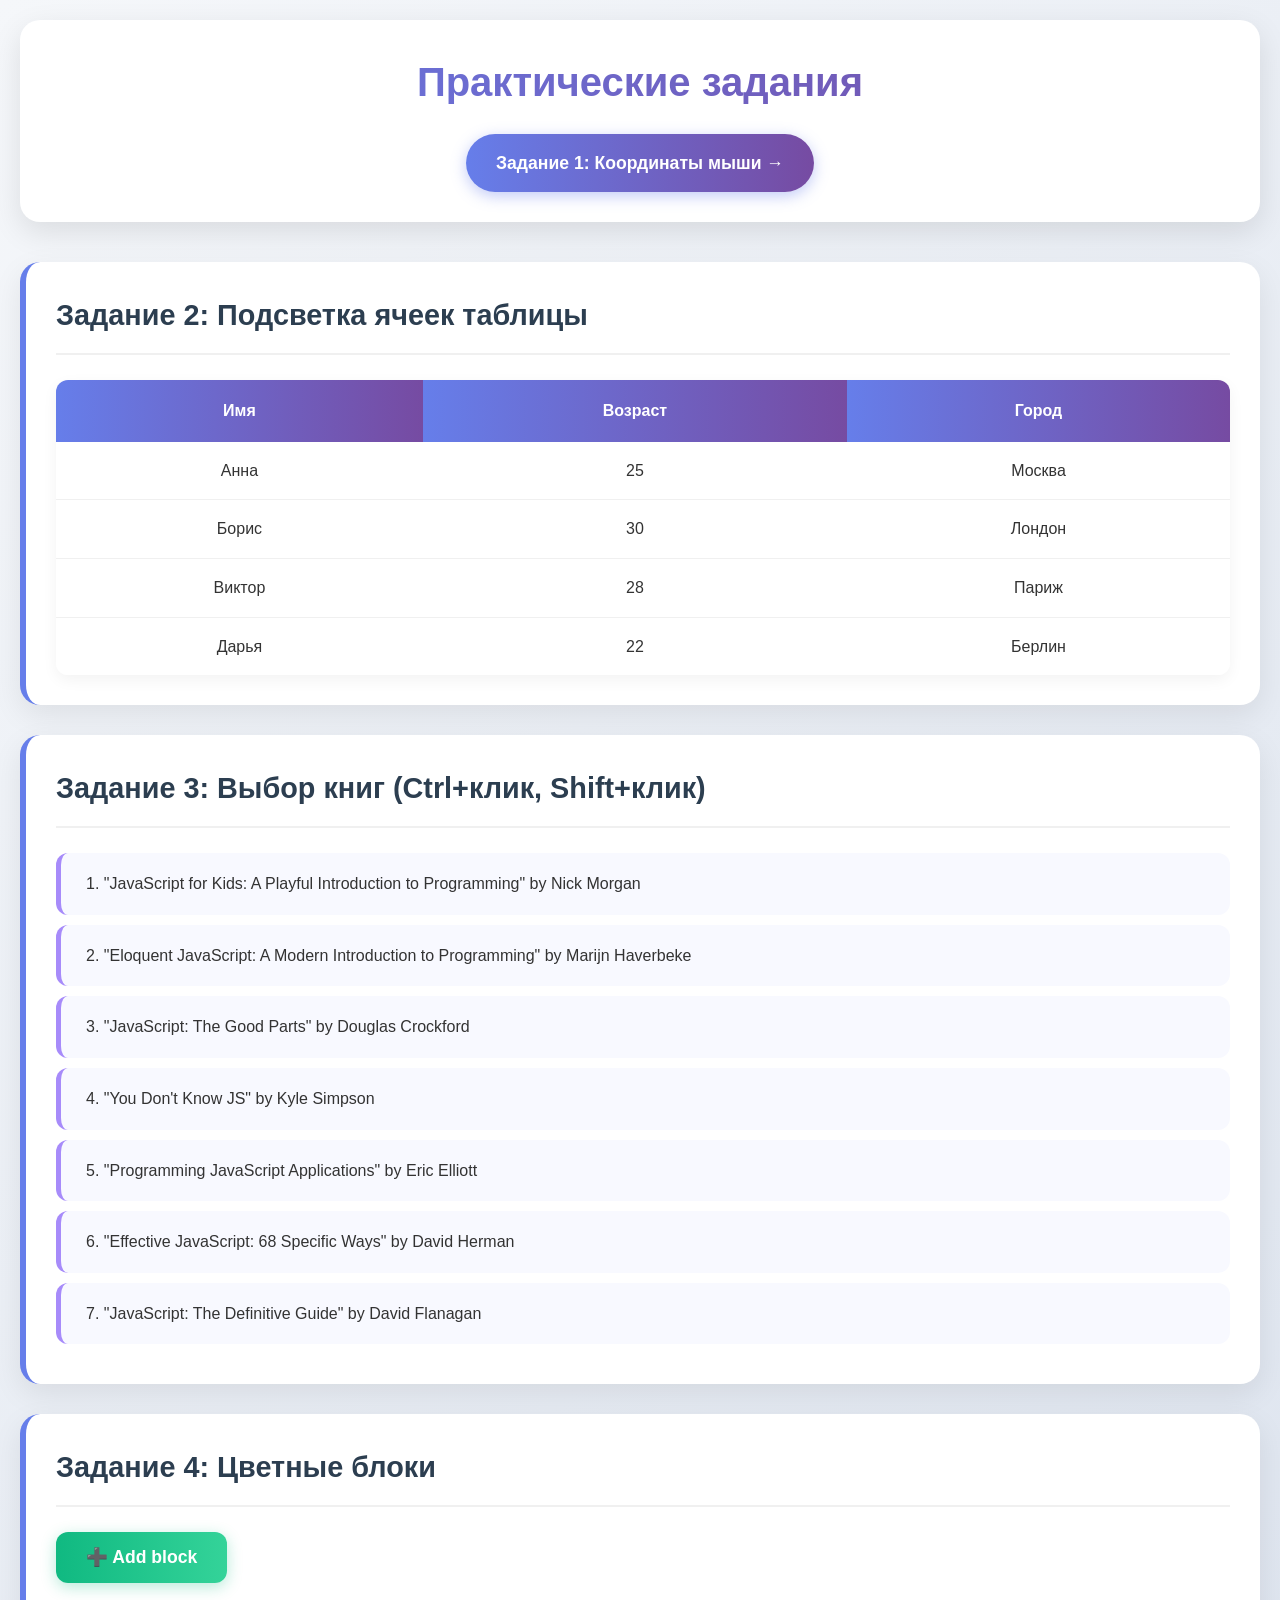
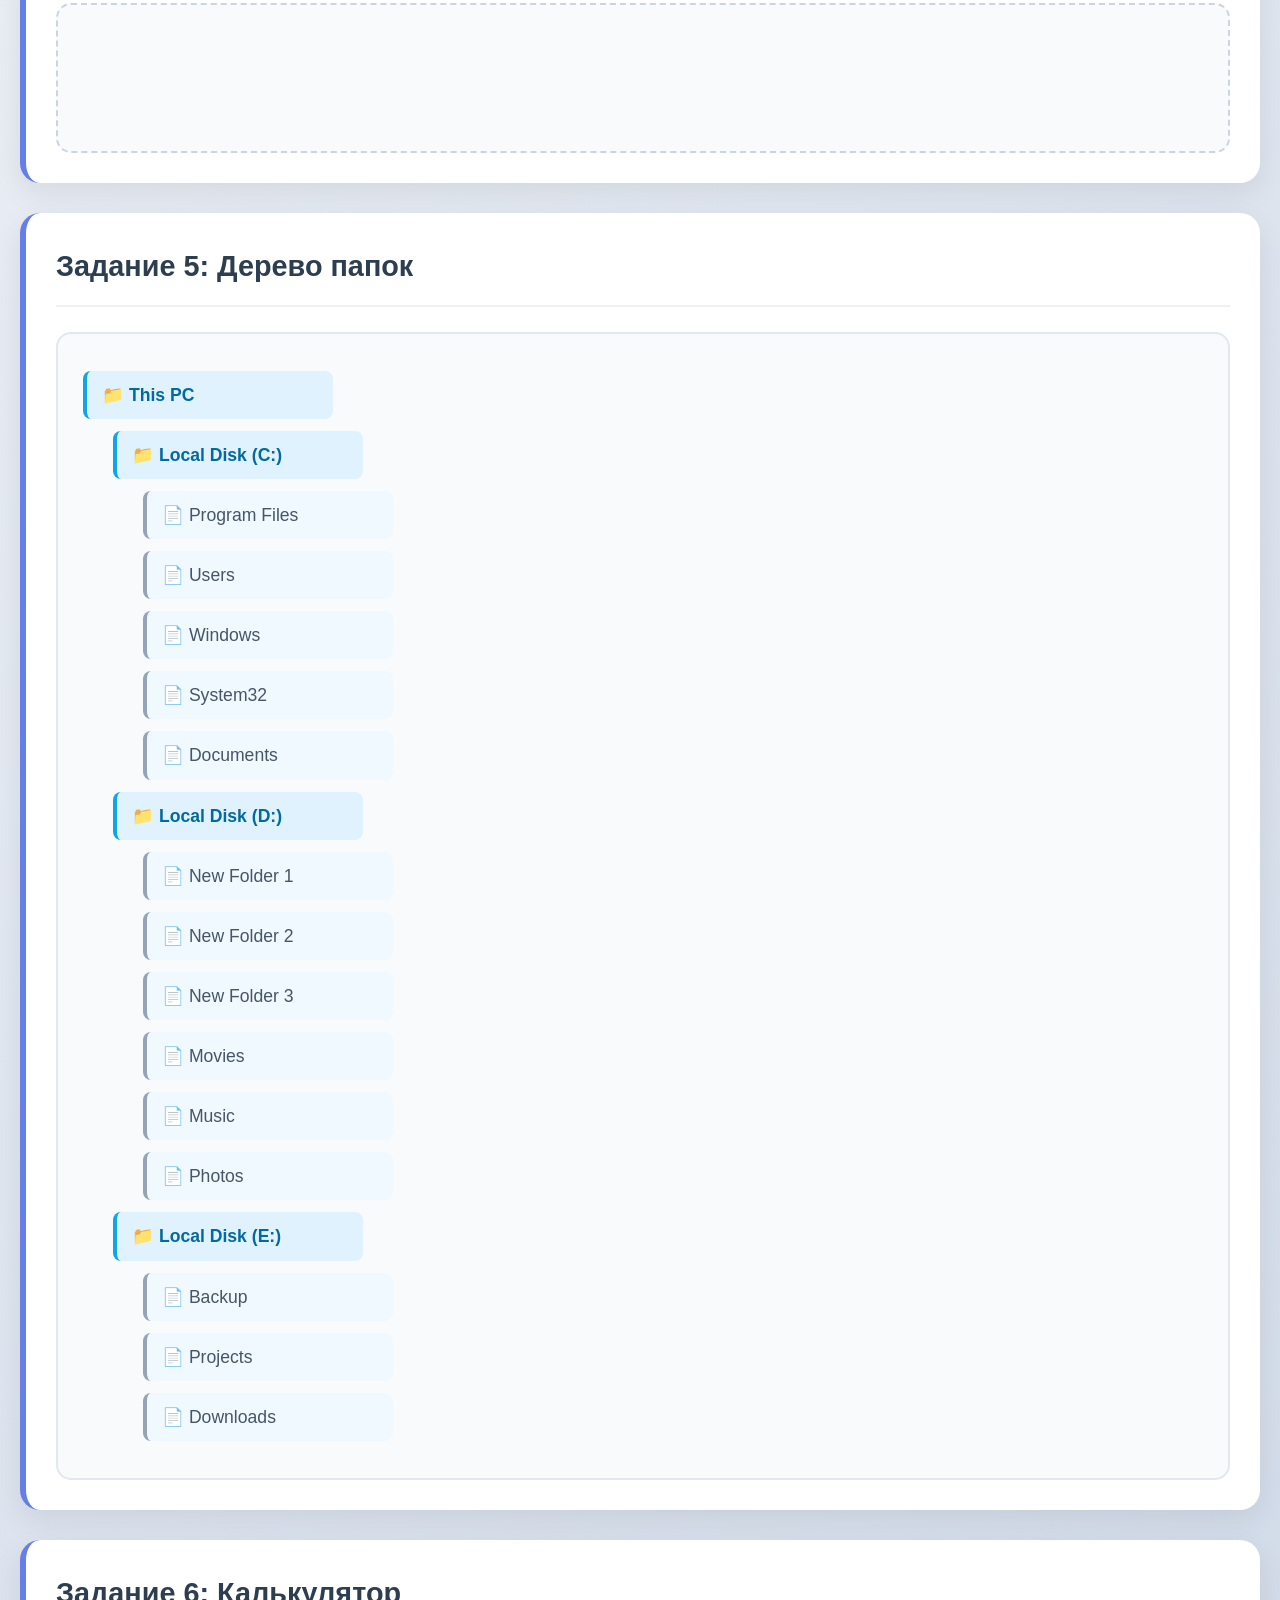
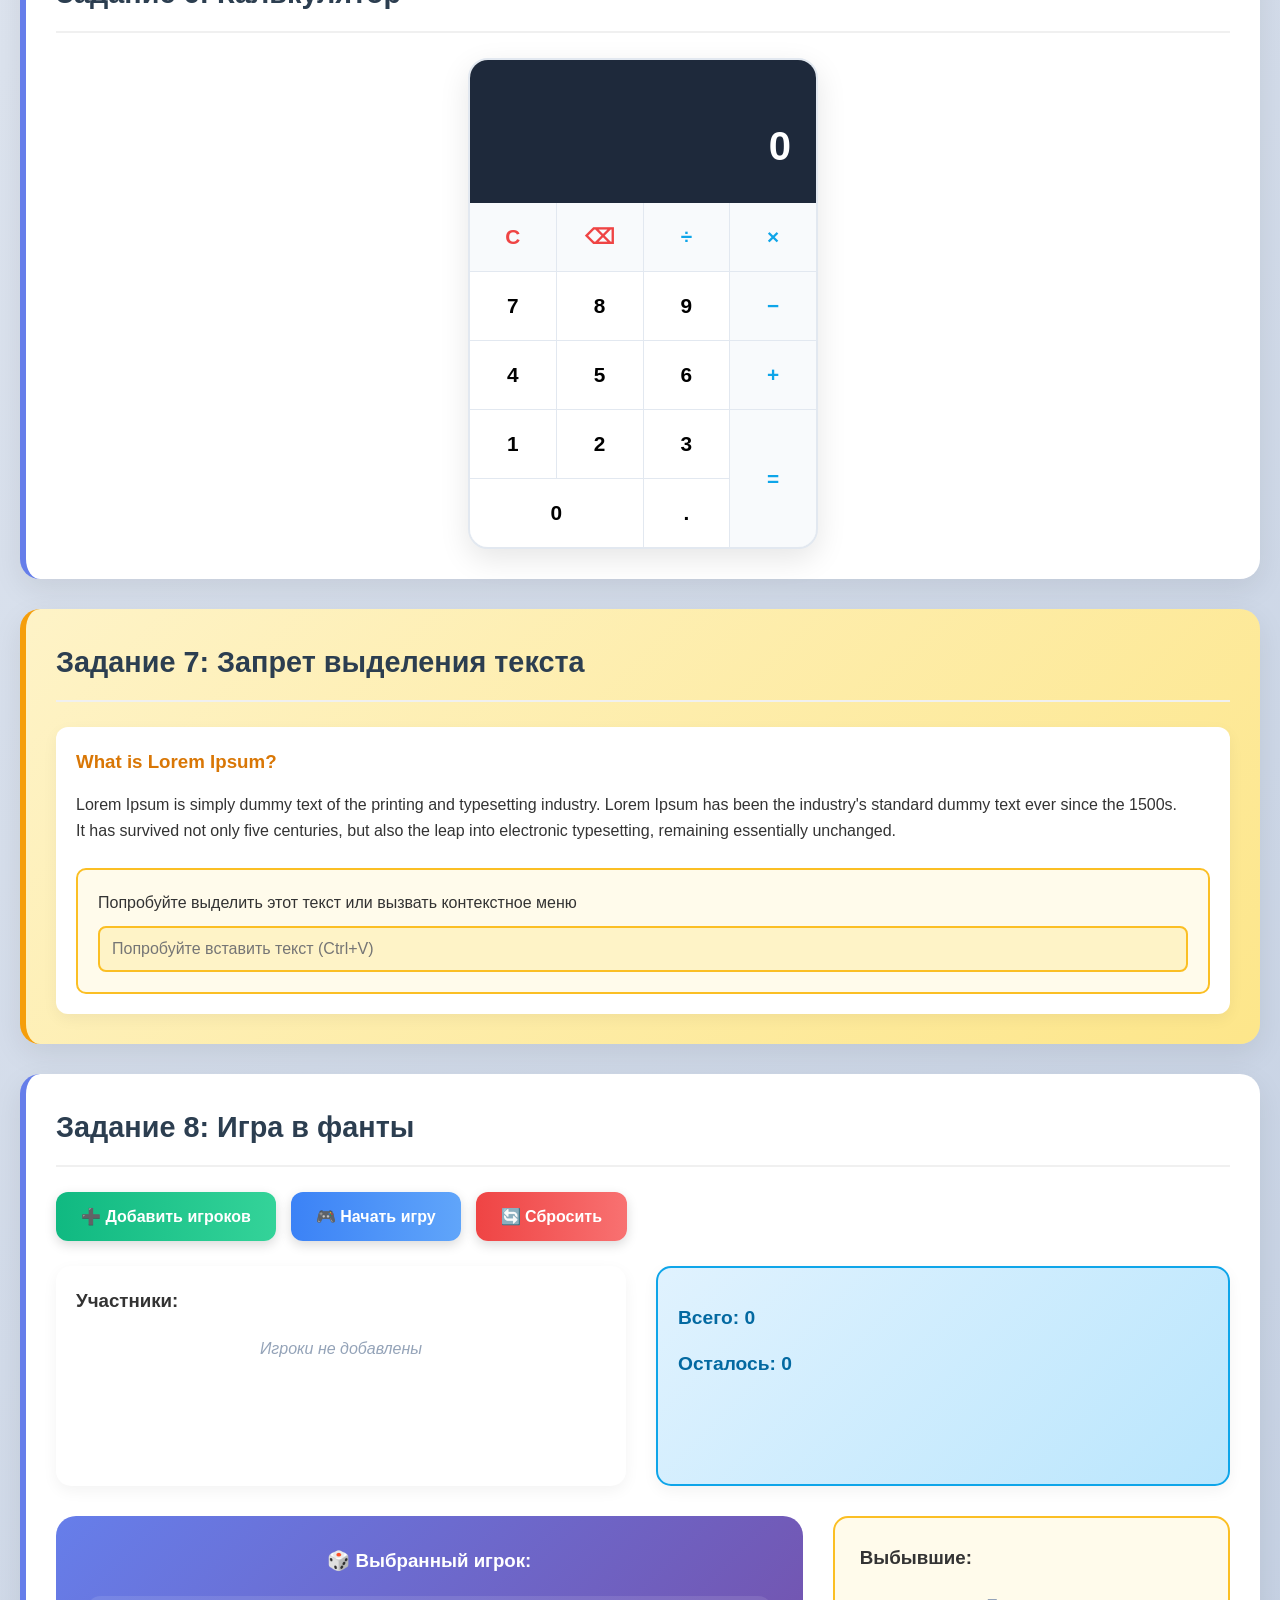
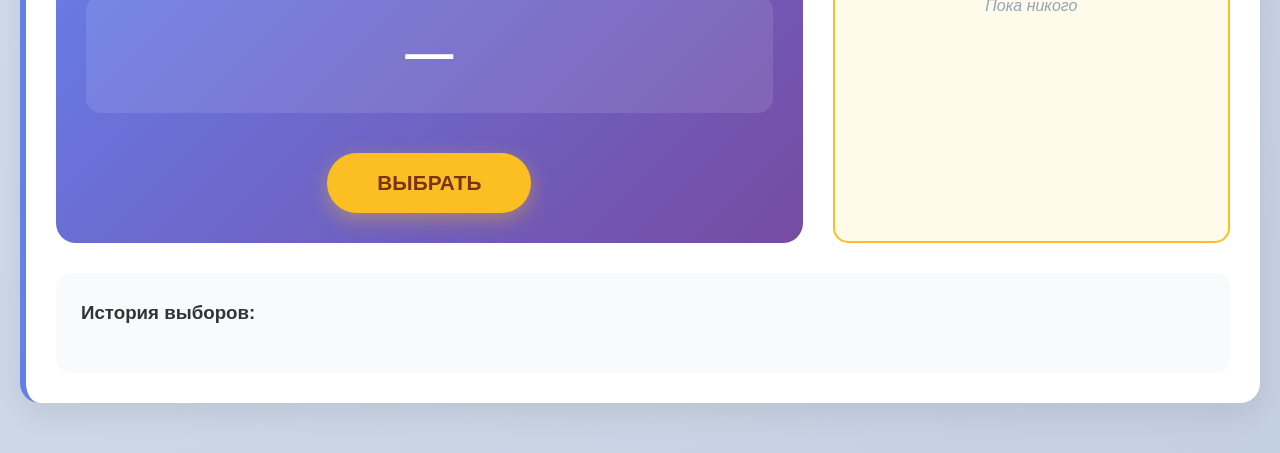
<file: index.html>
<!DOCTYPE html>
<html lang="ru">
<head>
    <meta charset="UTF-8">
    <meta name="viewport" content="width=device-width, initial-scale=1.0">
    <link rel="stylesheet" href="style.css">
    <title>Задания 2-8</title>
</head>
<body>
    <header>
        <h1>Практические задания</h1>
        <a href="mouse.html" class="main-btn">Задание 1: Координаты мыши →</a>
    </header>

    <main>
        <!-- Задание 2 -->
        <section class="task-card">
            <h2>Задание 2: Подсветка ячеек таблицы</h2>
            <table class="styled-table">
                <thead>
                    <tr><th>Имя</th><th>Возраст</th><th>Город</th></tr>
                </thead>
                <tbody>
                    <tr><td>Анна</td><td>25</td><td>Москва</td></tr>
                    <tr><td>Борис</td><td>30</td><td>Лондон</td></tr>
                    <tr><td>Виктор</td><td>28</td><td>Париж</td></tr>
                    <tr><td>Дарья</td><td>22</td><td>Берлин</td></tr>
                </tbody>
            </table>
        </section>

        <!-- Задание 3 -->
        <section class="task-card">
            <h2>Задание 3: Выбор книг (Ctrl+клик, Shift+клик)</h2>
            <ol class="book-list">
                <li>"JavaScript for Kids: A Playful Introduction to Programming" by Nick Morgan</li>
                <li>"Eloquent JavaScript: A Modern Introduction to Programming" by Marijn Haverbeke</li>
                <li>"JavaScript: The Good Parts" by Douglas Crockford</li>
                <li>"You Don't Know JS" by Kyle Simpson</li>
                <li>"Programming JavaScript Applications" by Eric Elliott</li>
                <li>"Effective JavaScript: 68 Specific Ways" by David Herman</li>
                <li>"JavaScript: The Definitive Guide" by David Flanagan</li>
            </ol>
        </section>

        <!-- Задание 4 -->
        <section class="task-card">
            <h2>Задание 4: Цветные блоки</h2>
            <button id="addBlockBtn" class="colorful-btn">➕ Add block</button>
            <div class="blocks-container"></div>
        </section>

        <!-- Задание 5 -->
        <section class="task-card">
            <h2>Задание 5: Дерево папок</h2>
            <div class="tree-container">
                <ul class="folder-tree">
                    <li>
                        <span class="folder">📁 This PC</span>
                        <ul>
                            <li>
                                <span class="folder">📁 Local Disk (C:)</span>
                                <ul>
                                    <li><span class="file">📄 Program Files</span></li>
                                    <li><span class="file">📄 Users</span></li>
                                    <li><span class="file">📄 Windows</span></li>
                                    <li><span class="file">📄 System32</span></li>
                                    <li><span class="file">📄 Documents</span></li>
                                </ul>
                            </li>
                            <li>
                                <span class="folder">📁 Local Disk (D:)</span>
                                <ul>
                                    <li><span class="file">📄 New Folder 1</span></li>
                                    <li><span class="file">📄 New Folder 2</span></li>
                                    <li><span class="file">📄 New Folder 3</span></li>
                                    <li><span class="file">📄 Movies</span></li>
                                    <li><span class="file">📄 Music</span></li>
                                    <li><span class="file">📄 Photos</span></li>
                                </ul>
                            </li>
                            <li>
                                <span class="folder">📁 Local Disk (E:)</span>
                                <ul>
                                    <li><span class="file">📄 Backup</span></li>
                                    <li><span class="file">📄 Projects</span></li>
                                    <li><span class="file">📄 Downloads</span></li>
                                </ul>
                            </li>
                        </ul>
                    </li>
                </ul>
            </div>
        </section>

        <!-- Задание 6 -->
        <section class="task-card">
            <h2>Задание 6: Калькулятор</h2>
            <div class="calculator">
                <div class="calc-display">
                    <div class="previous-operand"></div>
                    <div class="current-operand">0</div>
                </div>
                <div class="calc-buttons">
                    <button data-action="clear">C</button>
                    <button data-action="delete">⌫</button>
                    <button data-action="divide">÷</button>
                    <button data-action="multiply">×</button>
                    
                    <button data-number="7">7</button>
                    <button data-number="8">8</button>
                    <button data-number="9">9</button>
                    <button data-action="subtract">−</button>
                    
                    <button data-number="4">4</button>
                    <button data-number="5">5</button>
                    <button data-number="6">6</button>
                    <button data-action="add">+</button>
                    
                    <button data-number="1">1</button>
                    <button data-number="2">2</button>
                    <button data-number="3">3</button>
                    <button data-action="equals" class="equals-btn">=</button>
                    
                    <button data-number="0" class="zero-btn">0</button>
                    <button data-number=".">.</button>
                </div>
            </div>
        </section>

        <!-- Задание 7 -->
        <section class="task-card no-select-section">
            <h2>Задание 7: Запрет выделения текста</h2>
            <div class="protected-content">
                <h3>What is Lorem Ipsum?</h3>
                <p>Lorem Ipsum is simply dummy text of the printing and typesetting industry. Lorem Ipsum has been the industry's standard dummy text ever since the 1500s.</p>
                <p>It has survived not only five centuries, but also the leap into electronic typesetting, remaining essentially unchanged.</p>
                <div class="test-box">
                    <p>Попробуйте выделить этот текст или вызвать контекстное меню</p>
                    <input type="text" class="protected-input" placeholder="Попробуйте вставить текст (Ctrl+V)">
                </div>
            </div>
        </section>

        <!-- Задание 8 -->
        <section class="task-card">
            <h2>Задание 8: Игра в фанты</h2>
            <div class="game-controls">
                <button id="addPlayersBtn" class="game-btn green">➕ Добавить игроков</button>
                <button id="startGameBtn" class="game-btn blue">🎮 Начать игру</button>
                <button id="resetGameBtn" class="game-btn red">🔄 Сбросить</button>
            </div>
            
            <div class="game-info">
                <div class="players-box">
                    <h3>Участники:</h3>
                    <div id="playersList" class="players-list">
                        <p class="empty-msg">Игроки не добавлены</p>
                    </div>
                </div>
                <div class="stats-box">
                    <p>Всего: <span id="totalPlayers">0</span></p>
                    <p>Осталось: <span id="remainingPlayers">0</span></p>
                </div>
            </div>
            
            <div class="selection-area">
                <div class="selected-player-container">
                    <h3>🎲 Выбранный игрок:</h3>
                    <div id="selectedPlayer" class="selected-player">—</div>
                    <button id="choosePlayerBtn" class="choose-btn" disabled>ВЫБРАТЬ</button>
                </div>
                
                <div class="eliminated-box">
                    <h3>Выбывшие:</h3>
                    <div id="eliminatedPlayers" class="eliminated-list">
                        <p class="empty-msg">Пока никого</p>
                    </div>
                </div>
            </div>
            
            <div class="history-box">
                <h3>История выборов:</h3>
                <div id="historyList" class="history-list"></div>
            </div>
        </section>
    </main>

    <script src="script.js"></script>
</body>
</html>
</file>
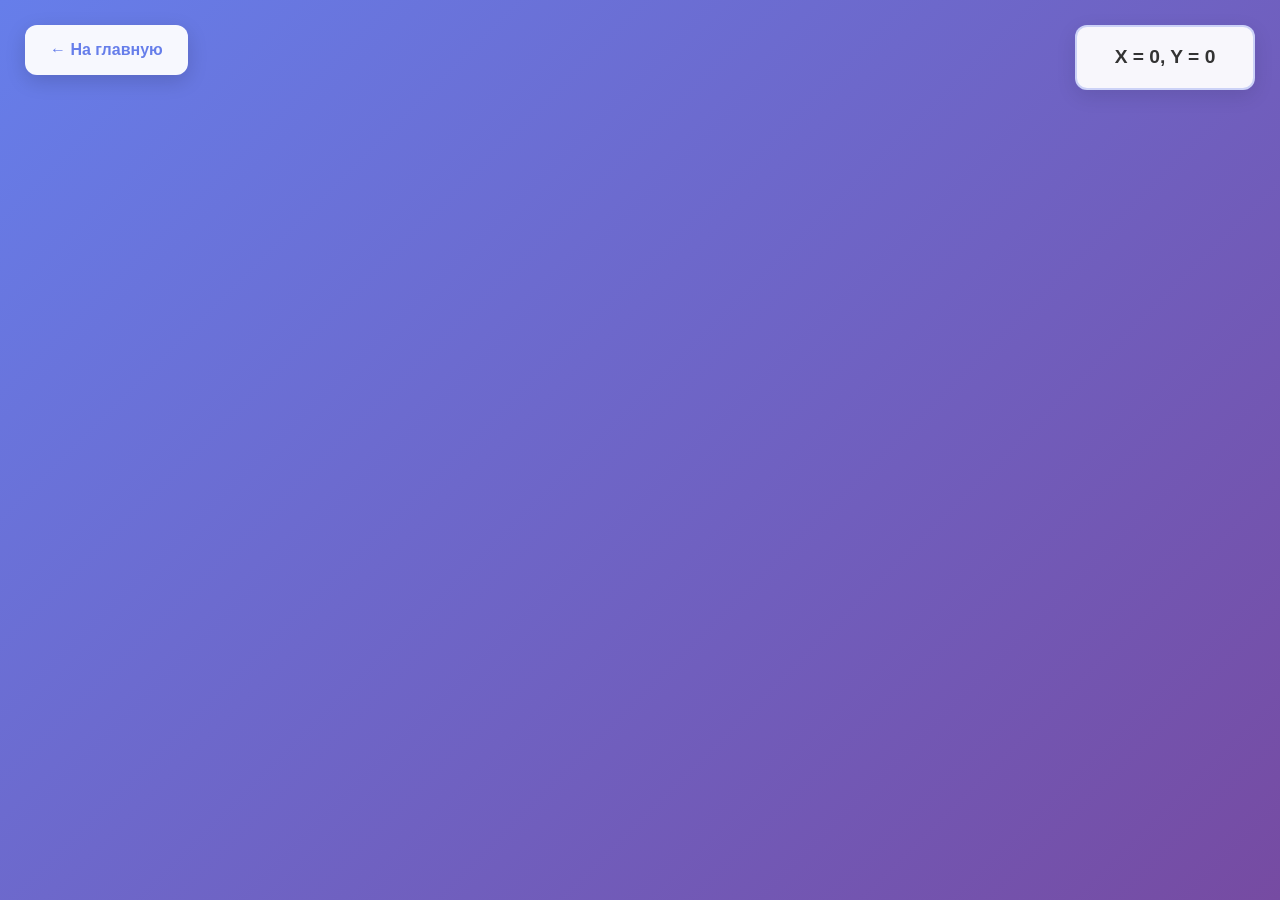
<file: mouse.html>
<!DOCTYPE html>
<html lang="ru">
<head>
    <meta charset="UTF-8">
    <meta name="viewport" content="width=device-width, initial-scale=1.0">
    <link rel="stylesheet" href="style.css">
    <title>Задание 1 - Координаты мыши</title>
</head>
<body class="mouse-page">
    <a href="index.html" class="back-btn">← На главную</a>
    
    <div class="mouse-area">
        <div class="coord-display">X = 0, Y = 0</div>
    </div>

    <script src="mouse.js"></script>
</body>
</html>
</file>
<file: style.css>
/* === ОБЩИЕ СТИЛИ === */
* {
  margin: 0;
  padding: 0;
  box-sizing: border-box;
  font-family: "Segoe UI", sans-serif;
}

body {
  background: linear-gradient(135deg, #f5f7fa 0%, #c3cfe2 100%);
  color: #333;
  line-height: 1.6;
  padding: 20px;
  min-height: 100vh;
}

/* === HEADER === */
header {
  text-align: center;
  margin-bottom: 40px;
  padding: 30px;
  background: white;
  border-radius: 20px;
  box-shadow: 0 10px 30px rgba(0, 0, 0, 0.1);
}

h1 {
  color: #2c3e50;
  margin-bottom: 20px;
  font-size: 2.5rem;
  background: linear-gradient(90deg, #667eea, #764ba2);
  background-clip: text;
  -webkit-text-fill-color: transparent;
}

.main-btn {
  display: inline-block;
  padding: 15px 30px;
  background: linear-gradient(90deg, #667eea, #764ba2);
  color: white;
  text-decoration: none;
  border-radius: 50px;
  font-weight: bold;
  font-size: 1.1rem;
  transition: all 0.3s ease;
  box-shadow: 0 4px 15px rgba(102, 126, 234, 0.4);
}

.main-btn:hover {
  transform: translateY(-3px);
  box-shadow: 0 6px 20px rgba(102, 126, 234, 0.6);
}

/* === КАРТОЧКИ ЗАДАНИЙ === */
.task-card {
  background: white;
  border-radius: 20px;
  padding: 30px;
  margin-bottom: 30px;
  box-shadow: 0 10px 30px rgba(0, 0, 0, 0.08);
  border-left: 6px solid #667eea;
  transition: transform 0.3s ease;
}

.task-card:hover {
  transform: translateY(-5px);
}

h2 {
  color: #2c3e50;
  margin-bottom: 25px;
  padding-bottom: 15px;
  border-bottom: 2px solid #f0f0f0;
  font-size: 1.8rem;
}

/* === ЗАДАНИЕ 1: СТРАНИЦА С МЫШЬЮ === */
.mouse-page {
  padding: 0;
  background: linear-gradient(135deg, #667eea 0%, #764ba2 100%);
}

.back-btn {
  position: fixed;
  top: 25px;
  left: 25px;
  z-index: 100;
  background: rgba(255, 255, 255, 0.95);
  color: #667eea;
  padding: 12px 25px;
  border-radius: 12px;
  text-decoration: none;
  font-weight: bold;
  box-shadow: 0 6px 20px rgba(0, 0, 0, 0.15);
  transition: all 0.3s ease;
}

.back-btn:hover {
  background: white;
  transform: translateY(-2px);
  box-shadow: 0 8px 25px rgba(0, 0, 0, 0.2);
}

.mouse-area {
  width: 100vw;
  height: 100vh;
  display: flex;
  align-items: center;
  justify-content: center;
  position: relative;
  cursor: crosshair;
}

.coord-display {
  position: absolute;
  top: 25px;
  right: 25px;
  background: rgba(255, 255, 255, 0.95);
  padding: 15px 25px;
  border-radius: 12px;
  font-size: 1.2rem;
  font-weight: bold;
  color: #333;
  box-shadow: 0 6px 20px rgba(0, 0, 0, 0.1);
  border: 2px solid rgba(102, 126, 234, 0.3);
  min-width: 180px;
  text-align: center;
}

/* === ЗАДАНИЕ 2: ТАБЛИЦА === */
.styled-table {
  width: 100%;
  border-collapse: separate;
  border-spacing: 0;
  border-radius: 12px;
  overflow: hidden;
  box-shadow: 0 5px 15px rgba(0, 0, 0, 0.05);
}

.styled-table th {
  background: linear-gradient(90deg, #667eea, #764ba2);
  color: white;
  padding: 18px 15px;
  font-weight: 600;
  text-align: center;
  border: none;
}

.styled-table td {
  padding: 16px 15px;
  text-align: center;
  border-bottom: 1px solid #f0f0f0;
  background: white;
  transition: all 0.2s ease;
}

.styled-table tr:hover td {
  background: #f8f9ff;
}

.styled-table tr:last-child td {
  border-bottom: none;
}

/* === ЗАДАНИЕ 3: СПИСОК КНИГ === */
.book-list {
  list-style: decimal inside;
  padding: 0;
}

.book-list li {
  background: #f8f9ff;
  margin: 10px 0;
  padding: 18px 25px;
  border-radius: 12px;
  border-left: 5px solid #a78bfa;
  cursor: pointer;
  transition: all 0.3s ease;
}

.book-list li:hover {
  background: #edf2ff;
  transform: translateX(10px);
}

.book-list li.selected {
  background: linear-gradient(90deg, #fff9e6, #ffeaa7);
  color: #d97706;
  border-left: 5px solid #f59e0b;
  font-weight: 600;
  box-shadow: 0 4px 15px rgba(245, 158, 11, 0.15);
}

/* === ЗАДАНИЕ 4: ЦВЕТНЫЕ БЛОКИ === */
.colorful-btn {
  padding: 15px 30px;
  background: linear-gradient(90deg, #10b981, #34d399);
  color: white;
  border: none;
  border-radius: 12px;
  font-size: 1.1rem;
  font-weight: 600;
  cursor: pointer;
  transition: all 0.3s ease;
  box-shadow: 0 4px 15px rgba(16, 185, 129, 0.3);
  margin-bottom: 20px;
}

.colorful-btn:hover {
  transform: translateY(-3px);
  box-shadow: 0 6px 20px rgba(16, 185, 129, 0.4);
}

.blocks-container {
  display: flex;
  flex-wrap: wrap;
  gap: 15px;
  padding: 20px;
  background: #f8fafc;
  border-radius: 15px;
  min-height: 150px;
  border: 2px dashed #cbd5e1;
}

.block {
  width: 100px;
  height: 100px;
  border-radius: 12px;
  cursor: pointer;
  transition: all 0.3s ease;
  box-shadow: 0 5px 15px rgba(0, 0, 0, 0.1);
  display: flex;
  align-items: center;
  justify-content: center;
  font-size: 24px;
  color: rgba(255, 255, 255, 0.9);
  font-weight: bold;
}

.block:hover {
  transform: scale(1.1) rotate(5deg);
  box-shadow: 0 8px 25px rgba(0, 0, 0, 0.2);
}

/* === ЗАДАНИЕ 5: ДЕРЕВО ПАПОК === */
.tree-container {
  background: #f8fafc;
  padding: 25px;
  border-radius: 15px;
  border: 2px solid #e2e8f0;
}

.folder-tree {
  list-style: none;
  padding-left: 0;
  font-size: 1.1rem;
}

.folder-tree ul {
  list-style: none;
  padding-left: 30px;
  display: none;
  margin-top: 8px;
}

.folder-tree li.open > ul {
  display: block;
}

.folder-tree li {
  margin: 12px 0;
  cursor: pointer;
}

.folder,
.file {
  padding: 10px 15px;
  display: inline-block;
  border-radius: 8px;
  transition: all 0.2s ease;
  min-width: 250px;
}

.folder {
  background: #e0f2fe;
  color: #0369a1;
  font-weight: 600;
  border-left: 4px solid #0ea5e9;
}

.file {
  background: #f0f9ff;
  color: #475569;
  border-left: 4px solid #94a3b8;
}

.folder:hover,
.file:hover {
  background: #dbeafe;
  transform: translateX(5px);
  font-weight: 600;
}

/* === ЗАДАНИЕ 6: КАЛЬКУЛЯТОР === */
.calculator {
  max-width: 350px;
  margin: 0 auto;
  background: white;
  border-radius: 20px;
  overflow: hidden;
  box-shadow: 0 10px 30px rgba(0, 0, 0, 0.1);
  border: 2px solid #e2e8f0;
}

.calc-display {
  background: #1e293b;
  color: white;
  padding: 25px;
  text-align: right;
  min-height: 120px;
  display: flex;
  flex-direction: column;
  justify-content: flex-end;
}

.previous-operand {
  font-size: 1rem;
  color: #94a3b8;
  min-height: 24px;
  margin-bottom: 5px;
}

.current-operand {
  font-size: 2.5rem;
  font-weight: 600;
  word-break: break-all;
}

.calc-buttons {
  display: grid;
  grid-template-columns: repeat(4, 1fr);
  gap: 1px;
  background: #e2e8f0;
}

.calc-buttons button {
  border: none;
  padding: 22px 0;
  font-size: 1.3rem;
  font-weight: 600;
  background: white;
  cursor: pointer;
  transition: all 0.2s ease;
}

.calc-buttons button:hover {
  background: #f1f5f9;
}

.calc-buttons button[data-action] {
  background: #f8fafc;
  color: #0ea5e9;
}

.calc-buttons button[data-action="clear"],
.calc-buttons button[data-action="delete"] {
  color: #ef4444;
}

.calc-buttons .equals-btn {
  background: linear-gradient(90deg, #0ea5e9, #3b82f6);
  color: white;
  grid-row: span 2;
}

.calc-buttons .zero-btn {
  grid-column: span 2;
}

/* === ЗАДАНИЕ 7: ЗАПРЕТ ВЫДЕЛЕНИЯ === */
.no-select-section {
  background: linear-gradient(135deg, #fef3c7, #fde68a);
  border-left-color: #f59e0b;
}

.protected-content {
  padding: 20px;
  background: white;
  border-radius: 12px;
  box-shadow: 0 5px 15px rgba(0, 0, 0, 0.05);
}

.protected-content h3 {
  color: #d97706;
  margin-bottom: 15px;
}

.test-box {
  margin-top: 25px;
  padding: 20px;
  background: #fffbeb;
  border-radius: 10px;
  border: 2px solid #fbbf24;
}

.protected-input {
  width: 100%;
  padding: 12px;
  margin-top: 10px;
  border: 2px solid #fbbf24;
  border-radius: 8px;
  font-size: 1rem;
  background: #fef3c7;
}

/* === ЗАДАНИЕ 8: ИГРА В ФАНТЫ === */
.game-controls {
  display: flex;
  gap: 15px;
  margin-bottom: 25px;
  flex-wrap: wrap;
}

.game-btn {
  padding: 15px 25px;
  border: none;
  border-radius: 12px;
  color: white;
  font-weight: 600;
  cursor: pointer;
  transition: all 0.3s ease;
  font-size: 1rem;
  box-shadow: 0 4px 12px rgba(0, 0, 0, 0.15);
}

.game-btn.green {
  background: linear-gradient(90deg, #10b981, #34d399);
}
.game-btn.blue {
  background: linear-gradient(90deg, #3b82f6, #60a5fa);
}
.game-btn.red {
  background: linear-gradient(90deg, #ef4444, #f87171);
}

.game-btn:hover {
  transform: translateY(-3px);
  box-shadow: 0 6px 20px rgba(0, 0, 0, 0.2);
}

.game-btn:disabled {
  opacity: 0.5;
  cursor: not-allowed;
  transform: none;
}

.game-info {
  display: flex;
  gap: 30px;
  margin-bottom: 30px;
  flex-wrap: wrap;
}

.players-box,
.stats-box {
  flex: 1;
  min-width: 300px;
  background: white;
  padding: 20px;
  border-radius: 15px;
  box-shadow: 0 5px 15px rgba(0, 0, 0, 0.05);
}

.stats-box {
  background: linear-gradient(135deg, #e0f2fe, #bae6fd);
  border: 2px solid #0ea5e9;
}

.stats-box p {
  font-size: 1.2rem;
  font-weight: 600;
  color: #0369a1;
  margin: 15px 0;
}

.players-list {
  min-height: 150px;
}

.player-item {
  padding: 12px 15px;
  margin: 8px 0;
  background: #f0f9ff;
  border-radius: 8px;
  display: flex;
  justify-content: space-between;
  align-items: center;
  border-left: 4px solid #10b981;
}

.player-eliminated {
  background: #fef2f2;
  border-left-color: #ef4444;
  color: #666;
  text-decoration: line-through;
}

.selection-area {
  display: flex;
  gap: 30px;
  margin: 30px 0;
  flex-wrap: wrap;
}

.selected-player-container {
  flex: 2;
  min-width: 400px;
  text-align: center;
  background: linear-gradient(135deg, #667eea, #764ba2);
  padding: 30px;
  border-radius: 20px;
  color: white;
}

.selected-player {
  font-size: 3rem;
  font-weight: bold;
  margin: 20px 0;
  padding: 20px;
  background: rgba(255, 255, 255, 0.1);
  border-radius: 15px;
  min-height: 100px;
  display: flex;
  align-items: center;
  justify-content: center;
}

.choose-btn {
  padding: 18px 50px;
  font-size: 1.3rem;
  font-weight: bold;
  background: #fbbf24;
  color: #78350f;
  border: none;
  border-radius: 50px;
  cursor: pointer;
  transition: all 0.3s ease;
  box-shadow: 0 6px 20px rgba(251, 191, 36, 0.4);
  margin-top: 20px;
}

.choose-btn:hover:not(:disabled) {
  background: #f59e0b;
  transform: scale(1.05);
}

.eliminated-box {
  flex: 1;
  min-width: 250px;
  background: #fffbeb;
  padding: 25px;
  border-radius: 15px;
  border: 2px solid #fbbf24;
}

.eliminated-player {
  padding: 10px 15px;
  margin: 8px 0;
  background: #fef3c7;
  border-radius: 8px;
  color: #92400e;
}

.history-box {
  background: #f8fafc;
  padding: 25px;
  border-radius: 15px;
  margin-top: 25px;
}

.history-list {
  max-height: 200px;
  overflow-y: auto;
  padding: 10px;
}

.history-item {
  padding: 12px;
  margin: 8px 0;
  background: white;
  border-radius: 8px;
  border-left: 4px solid #8b5cf6;
}

.empty-msg {
  color: #94a3b8;
  font-style: italic;
  text-align: center;
  padding: 20px;
}
</file>
